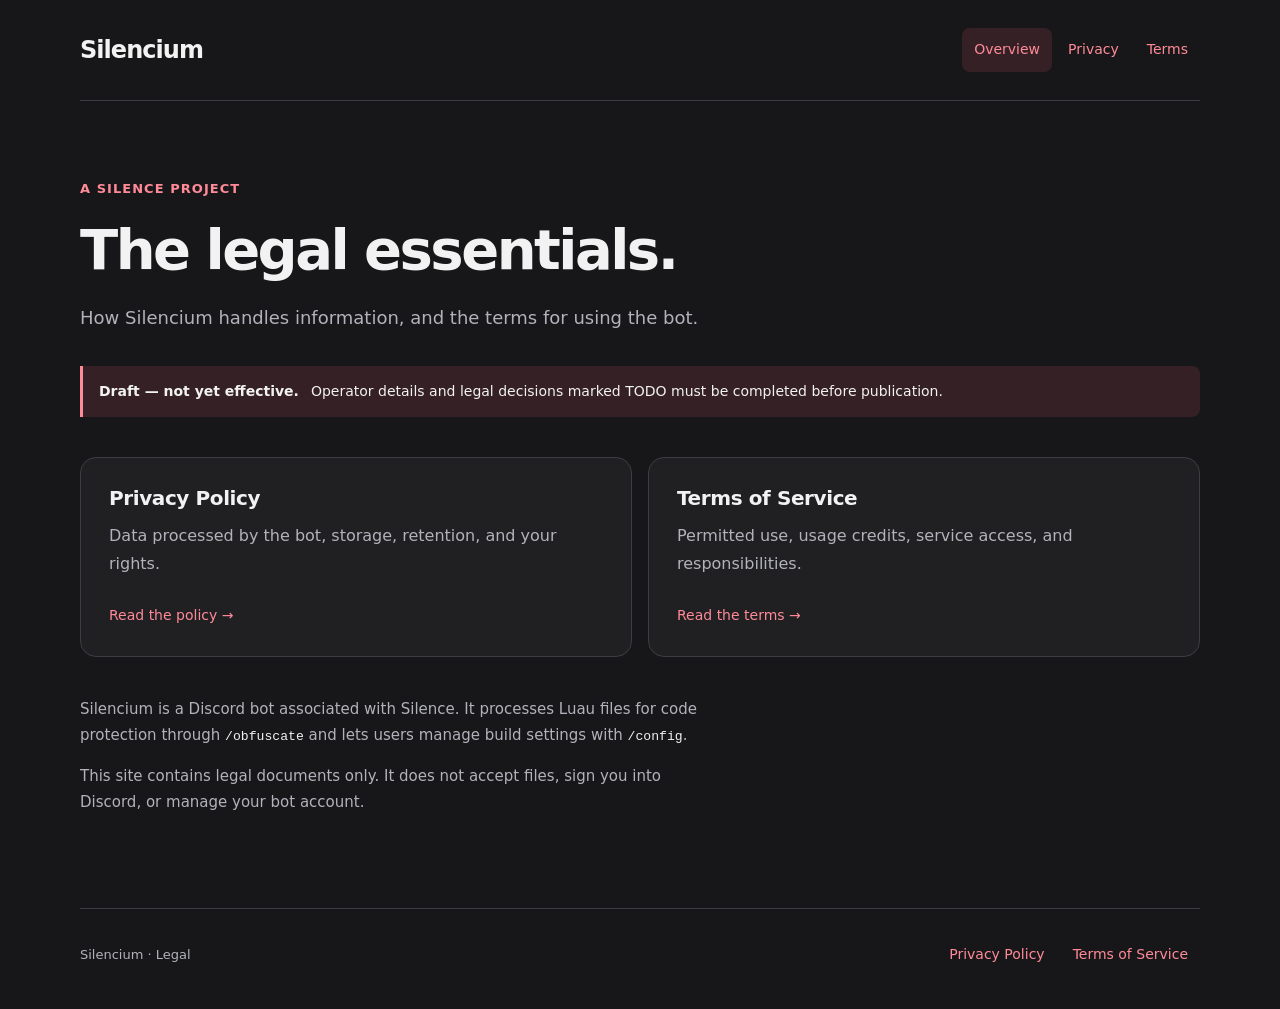
<file: index.html>
<!doctype html>
<html lang="en">
<head>
  <meta charset="utf-8">
  <meta name="viewport" content="width=device-width, initial-scale=1">
  <meta name="theme-color" content="#171719">
  <meta name="description" content="Privacy Policy and Terms of Service for Silencium, the Discord bot associated with Silence.">
  <title>Silencium — Legal</title>
  <link rel="stylesheet" href="style.css">
</head>
<body>
  <a class="skip-link" href="#main">Skip to content</a>
  <header>
    <a class="brand" href="index.html">Silencium</a>
    <nav aria-label="Main navigation"><a href="index.html" aria-current="page">Overview</a><a href="privacy.html">Privacy</a><a href="terms.html">Terms</a></nav>
  </header>
  <main id="main" tabindex="-1">
    <div class="hero">
      <p class="eyebrow">A Silence project</p>
      <h1>The legal essentials.</h1>
      <p class="lead">How Silencium handles information, and the terms for using the bot.</p>
    </div>
    <aside class="draft" aria-label="Document status"><strong>Draft — not yet effective.</strong><p>Operator details and legal decisions marked TODO must be completed before publication.</p></aside>
    <div class="document-links">
      <a class="document-link" href="privacy.html"><h2>Privacy Policy</h2><p>Data processed by the bot, storage, retention, and your rights.</p><span>Read the policy <span aria-hidden="true">→</span></span></a>
      <a class="document-link" href="terms.html"><h2>Terms of Service</h2><p>Permitted use, usage credits, service access, and responsibilities.</p><span>Read the terms <span aria-hidden="true">→</span></span></a>
    </div>
    <p class="scope">Silencium is a Discord bot associated with Silence. It processes Luau files for code protection through <code>/obfuscate</code> and lets users manage build settings with <code>/config</code>.</p>
    <p class="scope">This site contains legal documents only. It does not accept files, sign you into Discord, or manage your bot account.</p>
  </main>
  <footer><p>Silencium · Legal</p><nav aria-label="Footer navigation"><a href="privacy.html">Privacy Policy</a><a href="terms.html">Terms of Service</a></nav></footer>
</body>
</html>
</file>
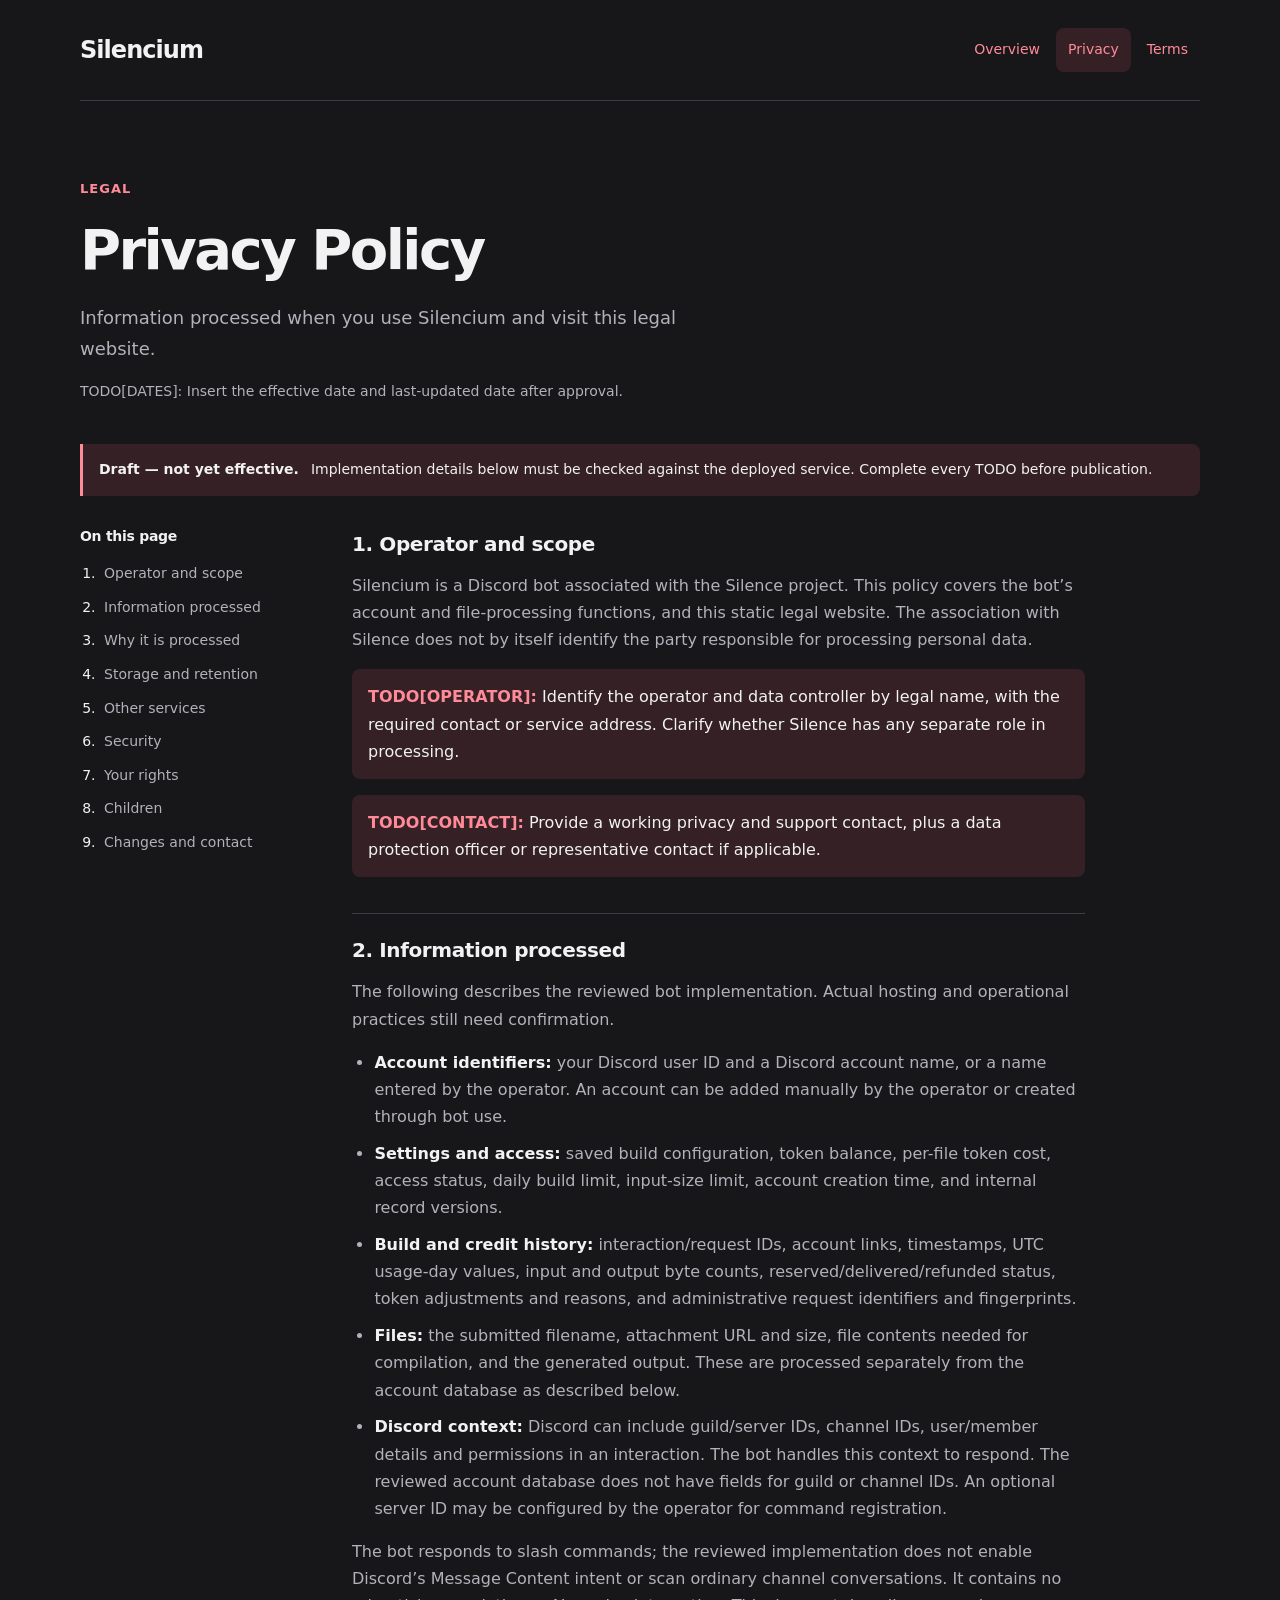
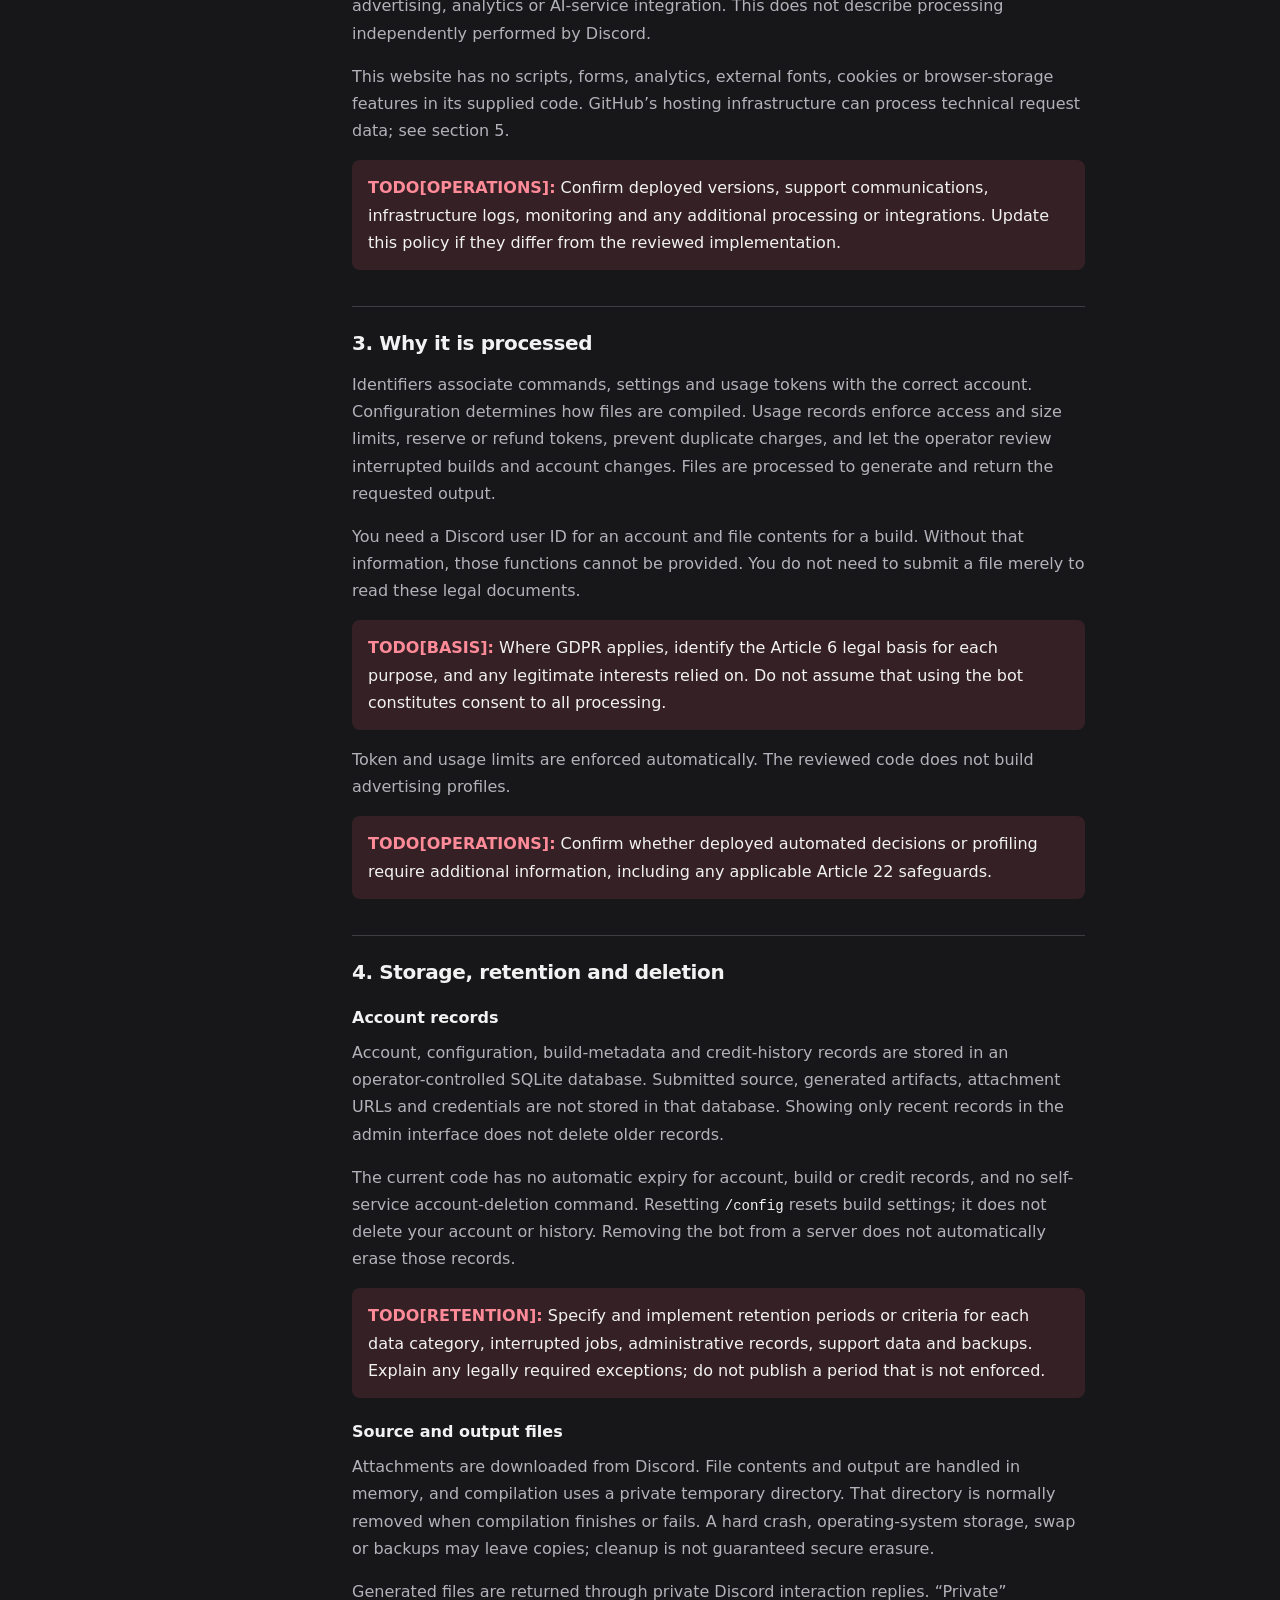
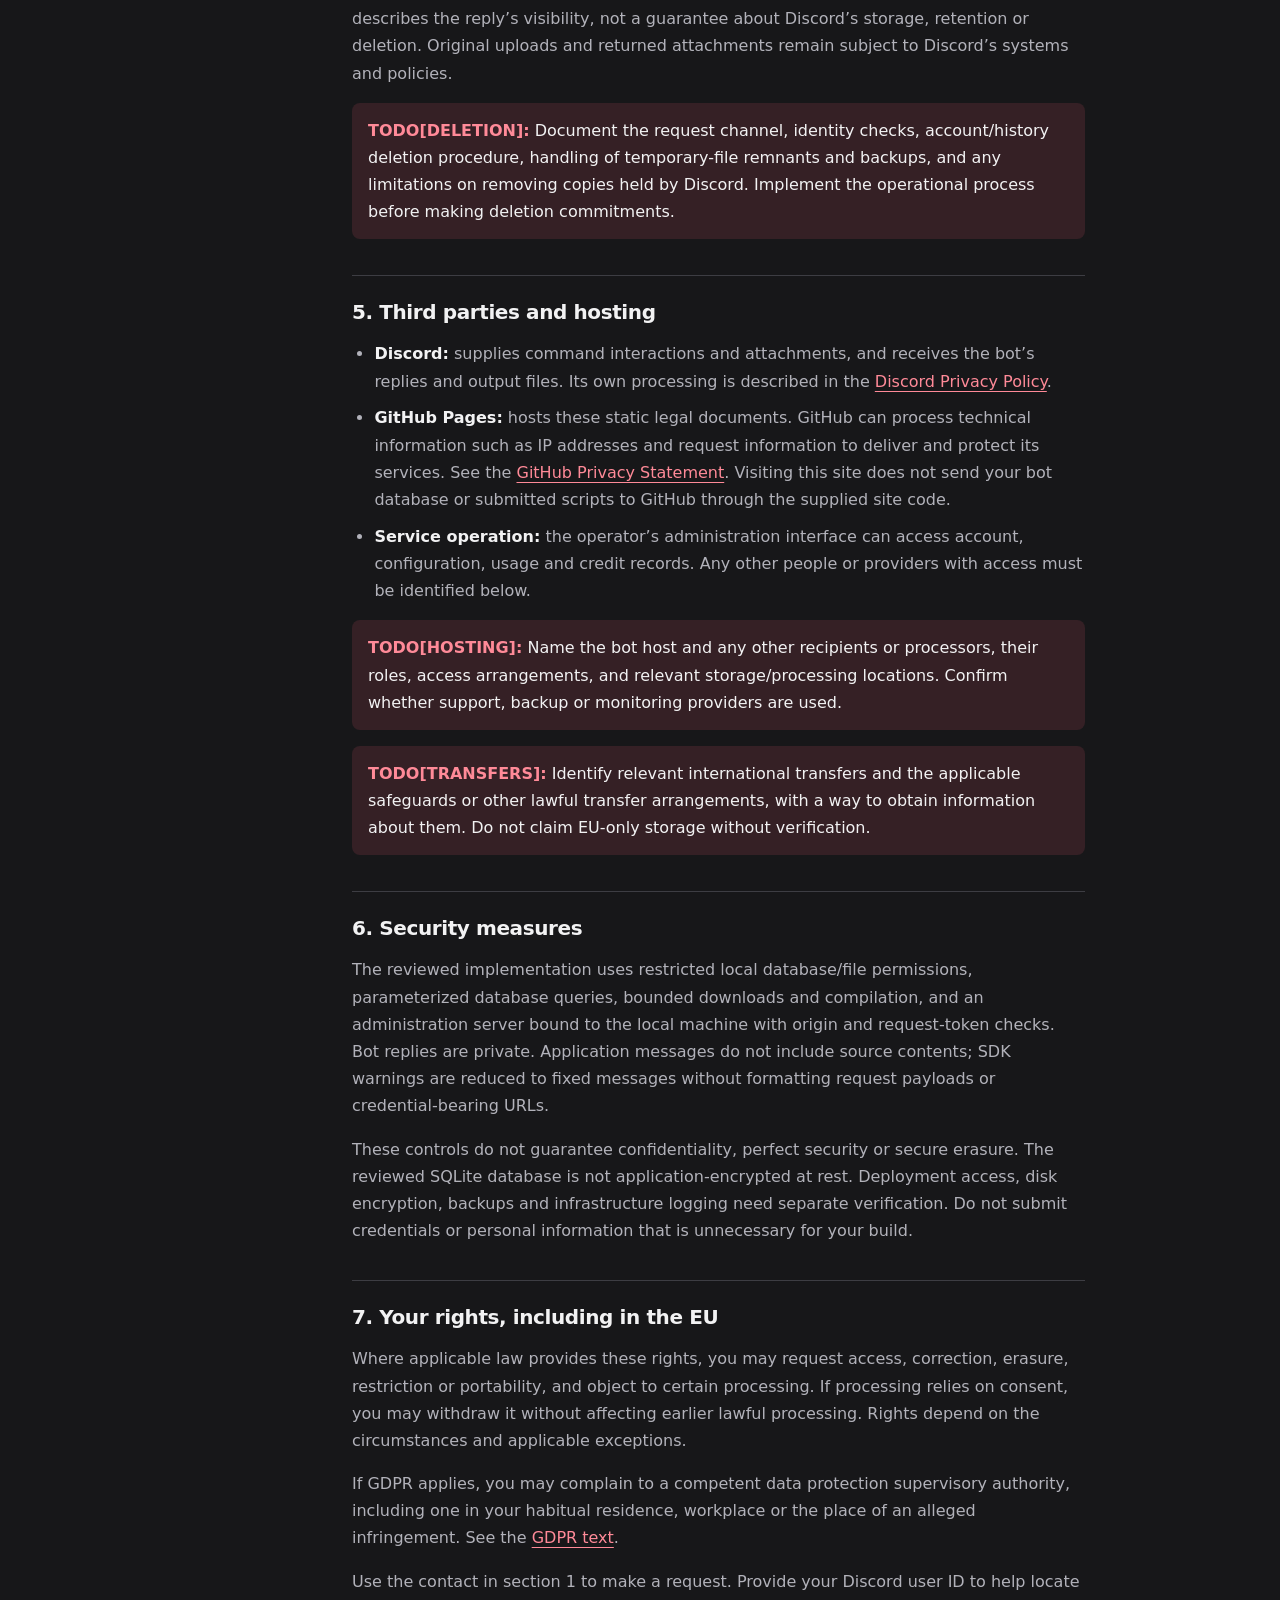
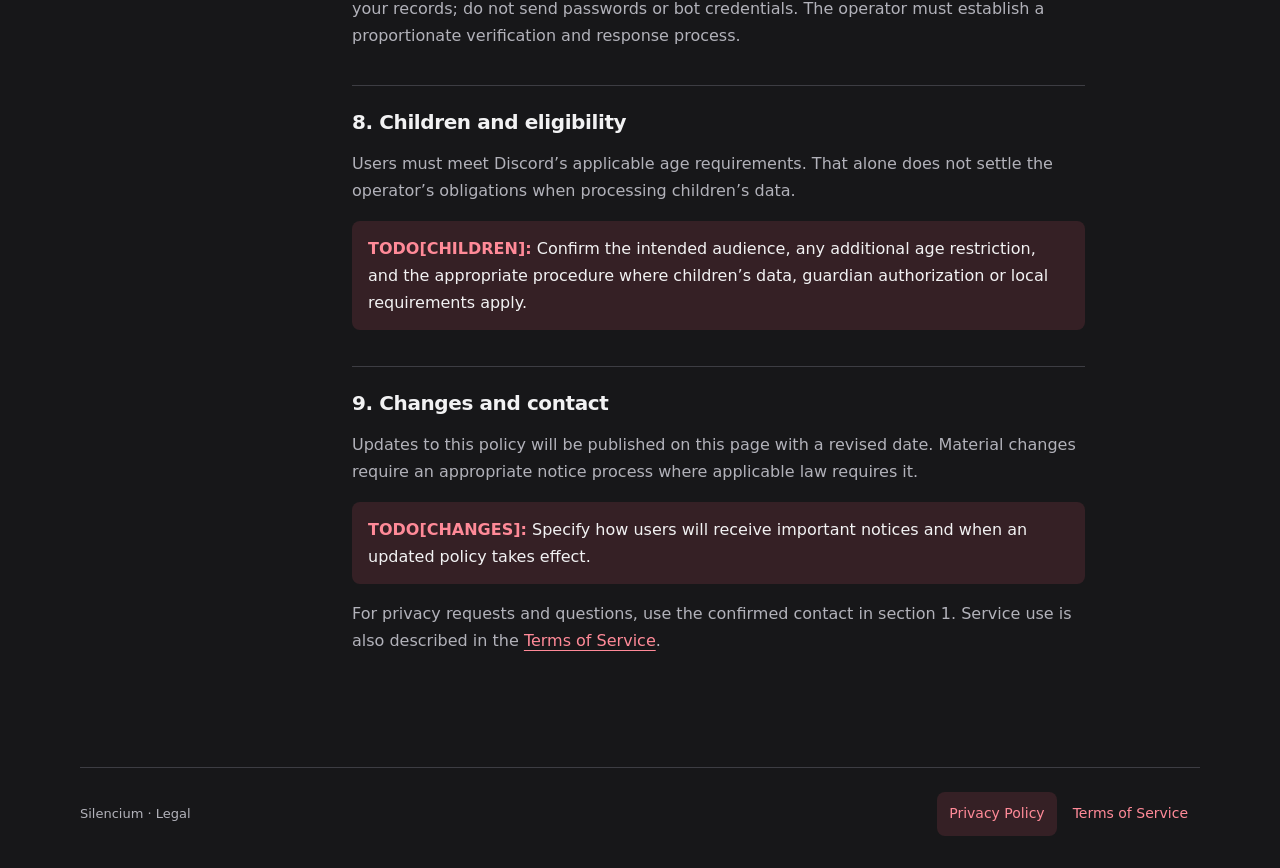
<file: privacy.html>
<!doctype html>
<html lang="en">
<head>
  <meta charset="utf-8">
  <meta name="viewport" content="width=device-width, initial-scale=1">
  <meta name="theme-color" content="#171719">
  <meta name="description" content="How Silencium processes Discord identifiers, uploaded files, account settings and usage records.">
  <title>Privacy Policy — Silencium</title>
  <link rel="stylesheet" href="style.css">
</head>
<body>
  <a class="skip-link" href="#main">Skip to content</a>
  <header><a class="brand" href="index.html">Silencium</a><nav aria-label="Main navigation"><a href="index.html">Overview</a><a href="privacy.html" aria-current="page">Privacy</a><a href="terms.html">Terms</a></nav></header>
  <main id="main" tabindex="-1">
    <div class="document-head"><p class="eyebrow">Legal</p><h1>Privacy Policy</h1><p class="lead">Information processed when you use Silencium and visit this legal website.</p><p class="metadata" data-todo="DATES">TODO[DATES]: Insert the effective date and last-updated date after approval.</p></div>
    <aside class="draft" aria-label="Document status"><strong>Draft — not yet effective.</strong><p>Implementation details below must be checked against the deployed service. Complete every TODO before publication.</p></aside>
    <div class="legal-layout">
      <aside class="contents"><h2>On this page</h2><ol>
        <li><a href="#operator">Operator and scope</a></li><li><a href="#information">Information processed</a></li><li><a href="#purposes">Why it is processed</a></li><li><a href="#storage">Storage and retention</a></li><li><a href="#services">Other services</a></li><li><a href="#security">Security</a></li><li><a href="#rights">Your rights</a></li><li><a href="#children">Children</a></li><li><a href="#changes">Changes and contact</a></li>
      </ol></aside>
      <article aria-label="Privacy Policy">
        <section id="operator"><h2>1. Operator and scope</h2>
          <p>Silencium is a Discord bot associated with the Silence project. This policy covers the bot’s account and file-processing functions, and this static legal website. The association with Silence does not by itself identify the party responsible for processing personal data.</p>
          <p class="todo" data-todo="OPERATOR"><strong>TODO[OPERATOR]:</strong> Identify the operator and data controller by legal name, with the required contact or service address. Clarify whether Silence has any separate role in processing.</p>
          <p class="todo" data-todo="CONTACT"><strong>TODO[CONTACT]:</strong> Provide a working privacy and support contact, plus a data protection officer or representative contact if applicable.</p>
        </section>
        <section id="information"><h2>2. Information processed</h2>
          <p>The following describes the reviewed bot implementation. Actual hosting and operational practices still need confirmation.</p>
          <ul>
            <li><strong>Account identifiers:</strong> your Discord user ID and a Discord account name, or a name entered by the operator. An account can be added manually by the operator or created through bot use.</li>
            <li><strong>Settings and access:</strong> saved build configuration, token balance, per-file token cost, access status, daily build limit, input-size limit, account creation time, and internal record versions.</li>
            <li><strong>Build and credit history:</strong> interaction/request IDs, account links, timestamps, UTC usage-day values, input and output byte counts, reserved/delivered/refunded status, token adjustments and reasons, and administrative request identifiers and fingerprints.</li>
            <li><strong>Files:</strong> the submitted filename, attachment URL and size, file contents needed for compilation, and the generated output. These are processed separately from the account database as described below.</li>
            <li><strong>Discord context:</strong> Discord can include guild/server IDs, channel IDs, user/member details and permissions in an interaction. The bot handles this context to respond. The reviewed account database does not have fields for guild or channel IDs. An optional server ID may be configured by the operator for command registration.</li>
          </ul>
          <p>The bot responds to slash commands; the reviewed implementation does not enable Discord’s Message Content intent or scan ordinary channel conversations. It contains no advertising, analytics or AI-service integration. This does not describe processing independently performed by Discord.</p>
          <p>This website has no scripts, forms, analytics, external fonts, cookies or browser-storage features in its supplied code. GitHub’s hosting infrastructure can process technical request data; see section 5.</p>
          <p class="todo" data-todo="OPERATIONS"><strong>TODO[OPERATIONS]:</strong> Confirm deployed versions, support communications, infrastructure logs, monitoring and any additional processing or integrations. Update this policy if they differ from the reviewed implementation.</p>
        </section>
        <section id="purposes"><h2>3. Why it is processed</h2>
          <p>Identifiers associate commands, settings and usage tokens with the correct account. Configuration determines how files are compiled. Usage records enforce access and size limits, reserve or refund tokens, prevent duplicate charges, and let the operator review interrupted builds and account changes. Files are processed to generate and return the requested output.</p>
          <p>You need a Discord user ID for an account and file contents for a build. Without that information, those functions cannot be provided. You do not need to submit a file merely to read these legal documents.</p>
          <p class="todo" data-todo="BASIS"><strong>TODO[BASIS]:</strong> Where GDPR applies, identify the Article 6 legal basis for each purpose, and any legitimate interests relied on. Do not assume that using the bot constitutes consent to all processing.</p>
          <p>Token and usage limits are enforced automatically. The reviewed code does not build advertising profiles.</p>
          <p class="todo" data-todo="OPERATIONS"><strong>TODO[OPERATIONS]:</strong> Confirm whether deployed automated decisions or profiling require additional information, including any applicable Article 22 safeguards.</p>
        </section>
        <section id="storage"><h2>4. Storage, retention and deletion</h2>
          <h3>Account records</h3>
          <p>Account, configuration, build-metadata and credit-history records are stored in an operator-controlled SQLite database. Submitted source, generated artifacts, attachment URLs and credentials are not stored in that database. Showing only recent records in the admin interface does not delete older records.</p>
          <p>The current code has no automatic expiry for account, build or credit records, and no self-service account-deletion command. Resetting <code>/config</code> resets build settings; it does not delete your account or history. Removing the bot from a server does not automatically erase those records.</p>
          <p class="todo" data-todo="RETENTION"><strong>TODO[RETENTION]:</strong> Specify and implement retention periods or criteria for each data category, interrupted jobs, administrative records, support data and backups. Explain any legally required exceptions; do not publish a period that is not enforced.</p>
          <h3>Source and output files</h3>
          <p>Attachments are downloaded from Discord. File contents and output are handled in memory, and compilation uses a private temporary directory. That directory is normally removed when compilation finishes or fails. A hard crash, operating-system storage, swap or backups may leave copies; cleanup is not guaranteed secure erasure.</p>
          <p>Generated files are returned through private Discord interaction replies. “Private” describes the reply’s visibility, not a guarantee about Discord’s storage, retention or deletion. Original uploads and returned attachments remain subject to Discord’s systems and policies.</p>
          <p class="todo" data-todo="DELETION"><strong>TODO[DELETION]:</strong> Document the request channel, identity checks, account/history deletion procedure, handling of temporary-file remnants and backups, and any limitations on removing copies held by Discord. Implement the operational process before making deletion commitments.</p>
        </section>
        <section id="services"><h2>5. Third parties and hosting</h2>
          <ul>
            <li><strong>Discord:</strong> supplies command interactions and attachments, and receives the bot’s replies and output files. Its own processing is described in the <a href="https://discord.com/privacy" rel="noreferrer">Discord Privacy Policy</a>.</li>
            <li><strong>GitHub Pages:</strong> hosts these static legal documents. GitHub can process technical information such as IP addresses and request information to deliver and protect its services. See the <a href="https://docs.github.com/en/site-policy/privacy-policies/github-general-privacy-statement" rel="noreferrer">GitHub Privacy Statement</a>. Visiting this site does not send your bot database or submitted scripts to GitHub through the supplied site code.</li>
            <li><strong>Service operation:</strong> the operator’s administration interface can access account, configuration, usage and credit records. Any other people or providers with access must be identified below.</li>
          </ul>
          <p class="todo" data-todo="HOSTING"><strong>TODO[HOSTING]:</strong> Name the bot host and any other recipients or processors, their roles, access arrangements, and relevant storage/processing locations. Confirm whether support, backup or monitoring providers are used.</p>
          <p class="todo" data-todo="TRANSFERS"><strong>TODO[TRANSFERS]:</strong> Identify relevant international transfers and the applicable safeguards or other lawful transfer arrangements, with a way to obtain information about them. Do not claim EU-only storage without verification.</p>
        </section>
        <section id="security"><h2>6. Security measures</h2>
          <p>The reviewed implementation uses restricted local database/file permissions, parameterized database queries, bounded downloads and compilation, and an administration server bound to the local machine with origin and request-token checks. Bot replies are private. Application messages do not include source contents; SDK warnings are reduced to fixed messages without formatting request payloads or credential-bearing URLs.</p>
          <p>These controls do not guarantee confidentiality, perfect security or secure erasure. The reviewed SQLite database is not application-encrypted at rest. Deployment access, disk encryption, backups and infrastructure logging need separate verification. Do not submit credentials or personal information that is unnecessary for your build.</p>
        </section>
        <section id="rights"><h2>7. Your rights, including in the EU</h2>
          <p>Where applicable law provides these rights, you may request access, correction, erasure, restriction or portability, and object to certain processing. If processing relies on consent, you may withdraw it without affecting earlier lawful processing. Rights depend on the circumstances and applicable exceptions.</p>
          <p>If GDPR applies, you may complain to a competent data protection supervisory authority, including one in your habitual residence, workplace or the place of an alleged infringement. See the <a href="https://eur-lex.europa.eu/eli/reg/2016/679/oj/eng/" rel="noreferrer">GDPR text</a>.</p>
          <p>Use the contact in section 1 to make a request. Provide your Discord user ID to help locate your records; do not send passwords or bot credentials. The operator must establish a proportionate verification and response process.</p>
        </section>
        <section id="children"><h2>8. Children and eligibility</h2>
          <p>Users must meet Discord’s applicable age requirements. That alone does not settle the operator’s obligations when processing children’s data.</p>
          <p class="todo" data-todo="CHILDREN"><strong>TODO[CHILDREN]:</strong> Confirm the intended audience, any additional age restriction, and the appropriate procedure where children’s data, guardian authorization or local requirements apply.</p>
        </section>
        <section id="changes"><h2>9. Changes and contact</h2>
          <p>Updates to this policy will be published on this page with a revised date. Material changes require an appropriate notice process where applicable law requires it.</p>
          <p class="todo" data-todo="CHANGES"><strong>TODO[CHANGES]:</strong> Specify how users will receive important notices and when an updated policy takes effect.</p>
          <p>For privacy requests and questions, use the confirmed contact in section 1. Service use is also described in the <a href="terms.html">Terms of Service</a>.</p>
        </section>
      </article>
    </div>
  </main>
  <footer><p>Silencium · Legal</p><nav aria-label="Footer navigation"><a href="privacy.html" aria-current="page">Privacy Policy</a><a href="terms.html">Terms of Service</a></nav></footer>
</body>
</html>
</file>
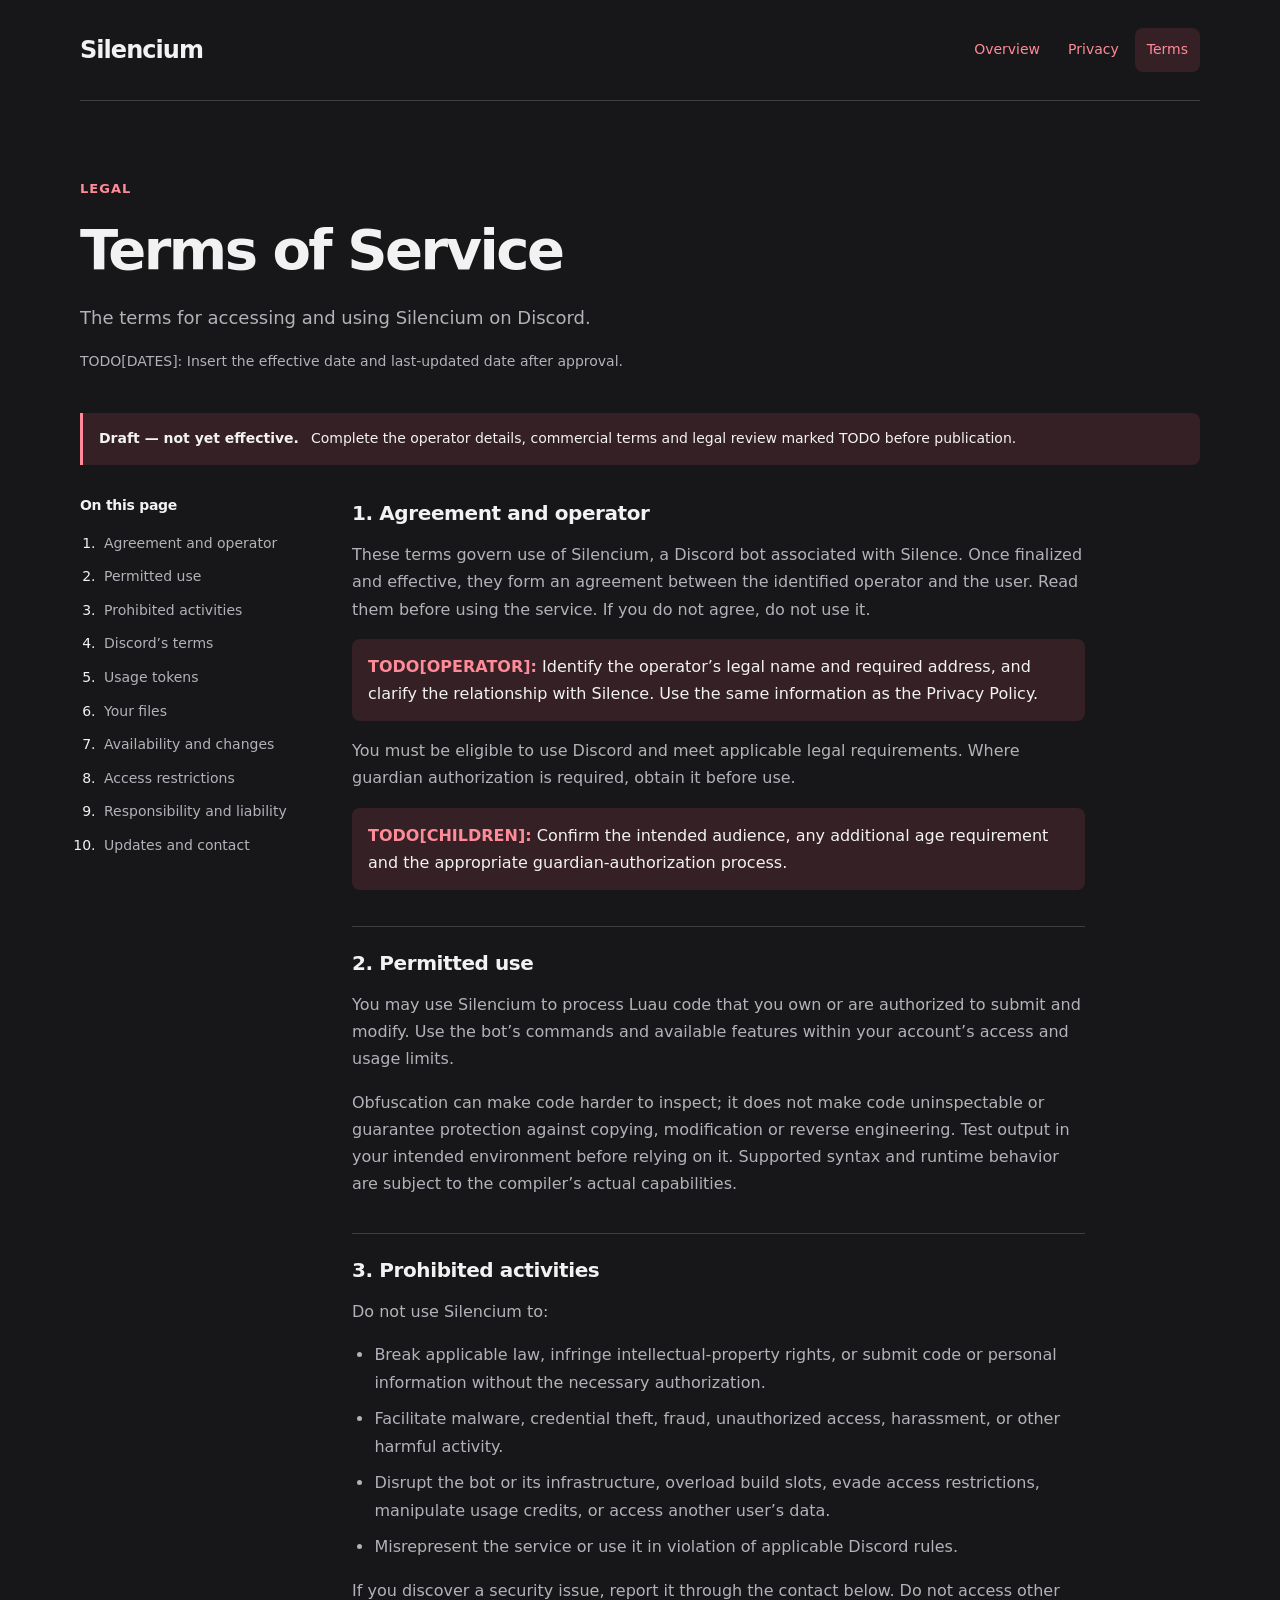
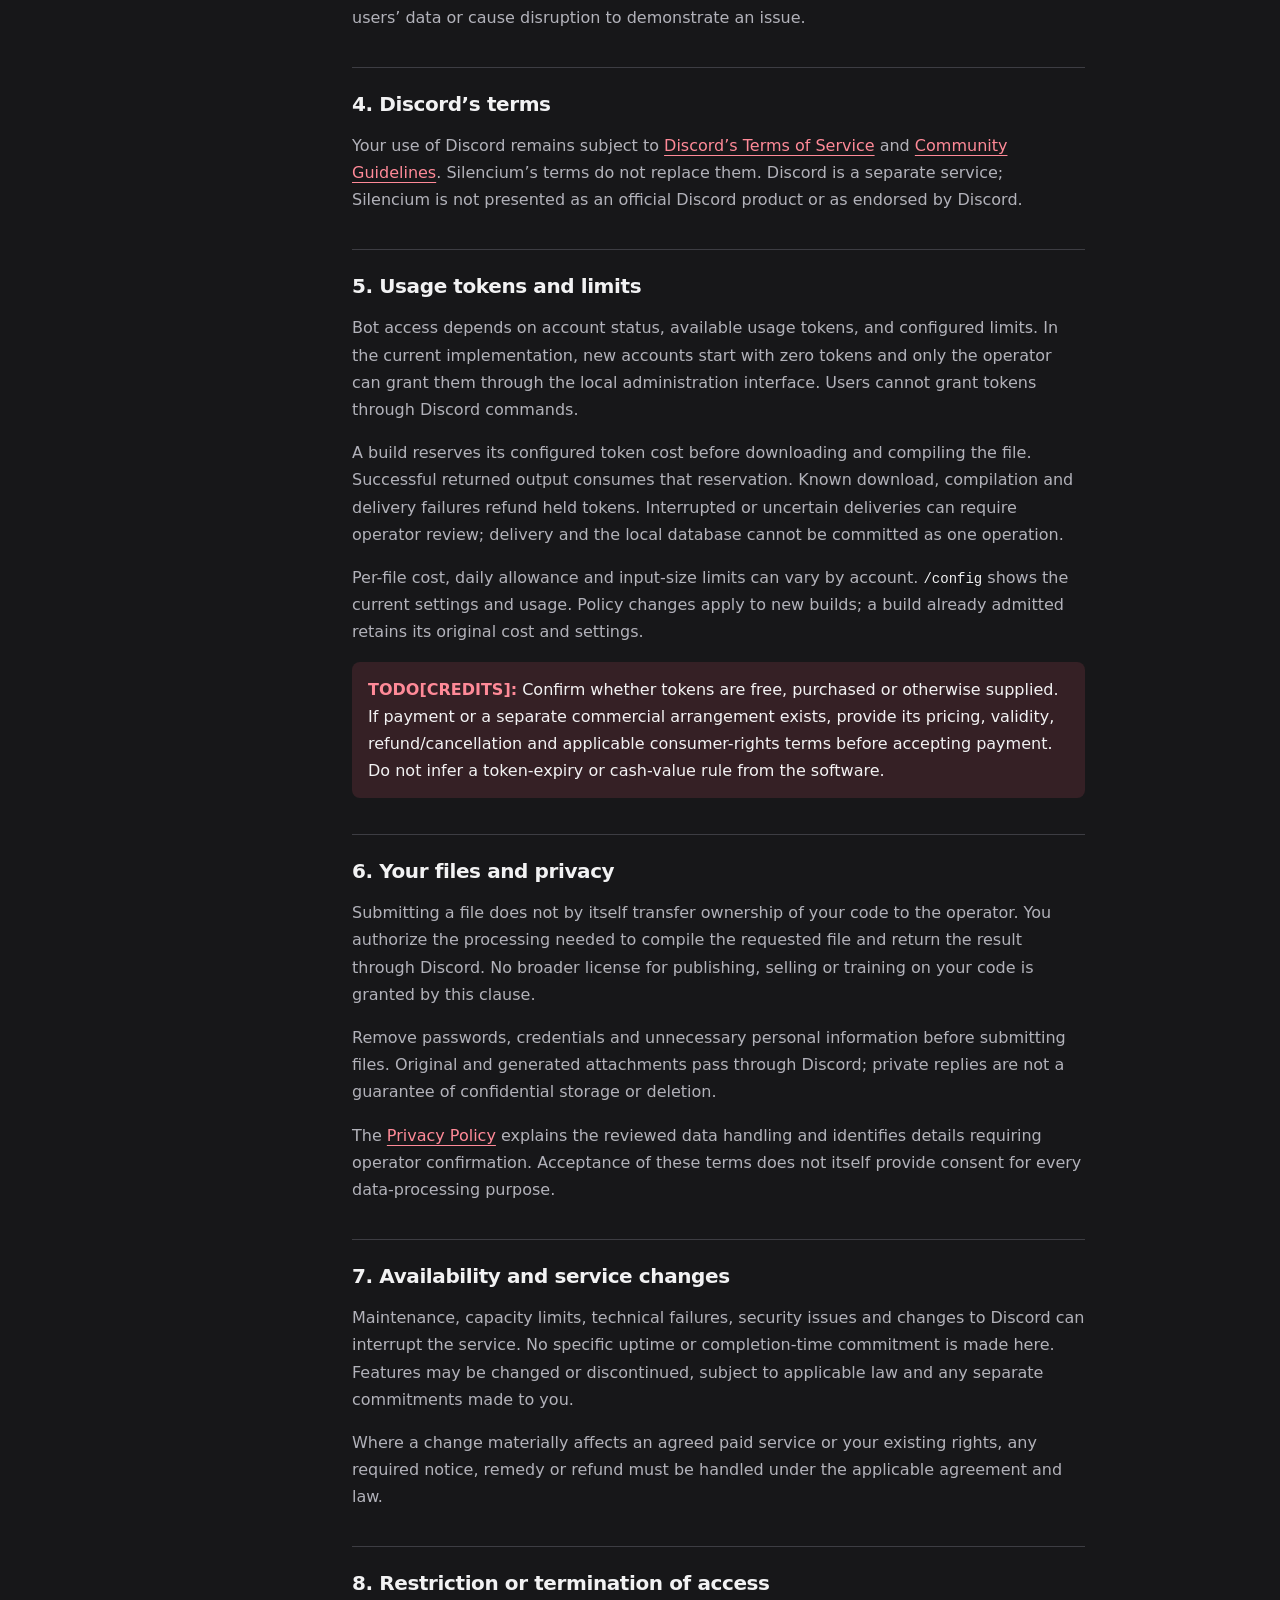
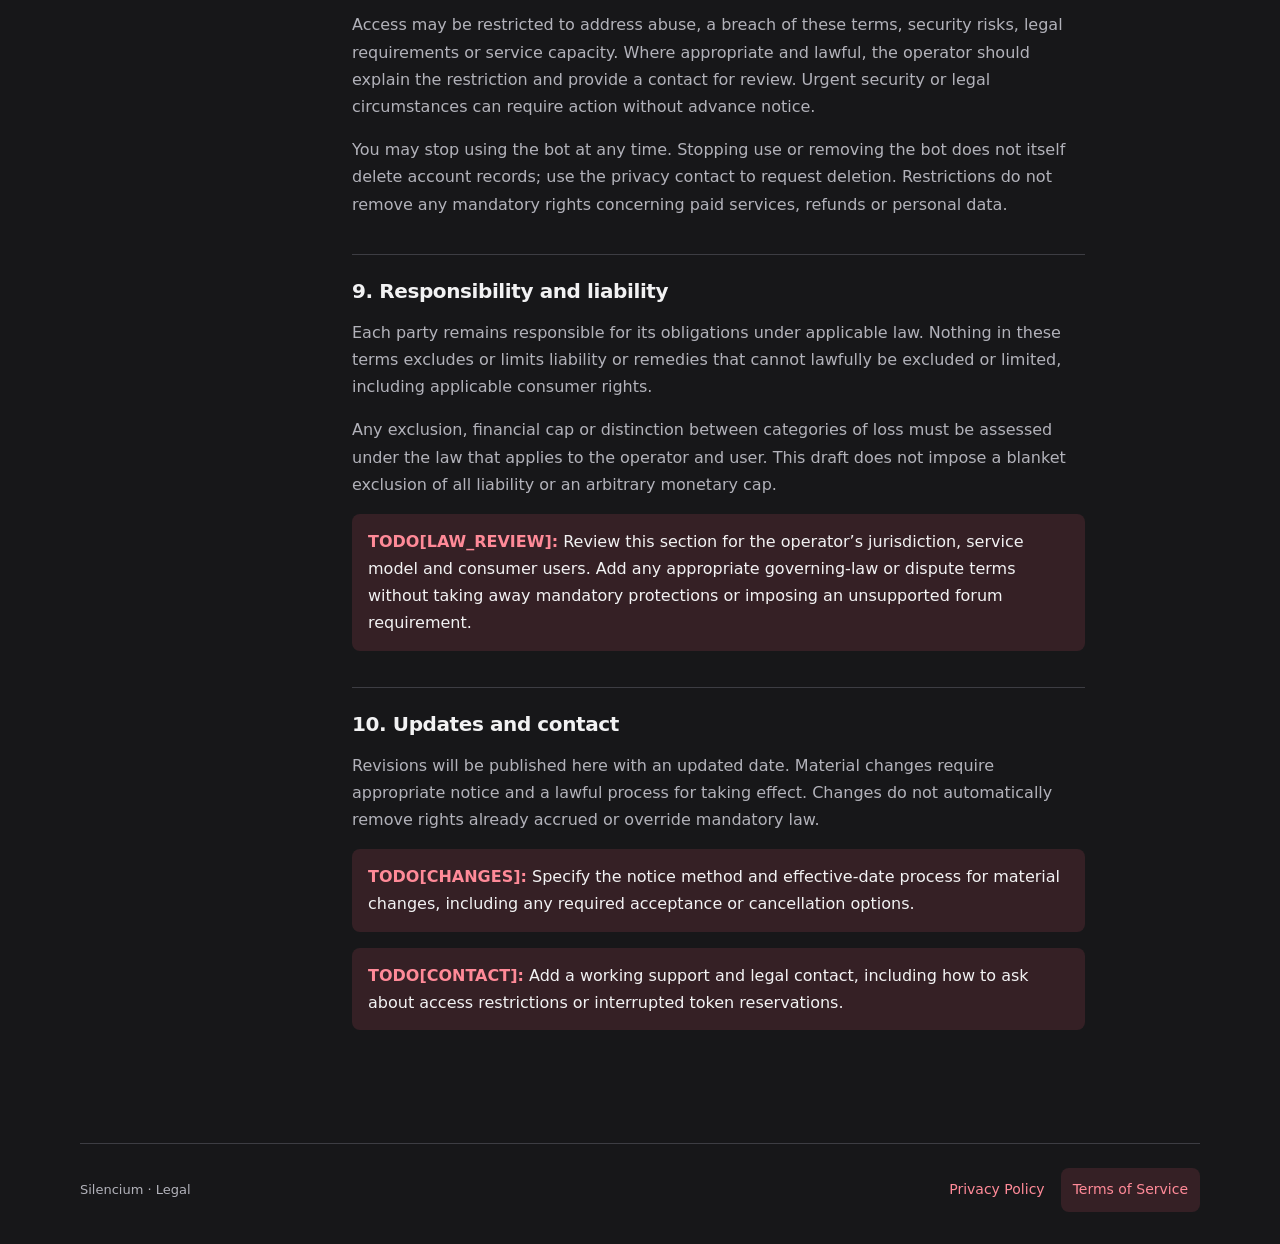
<file: terms.html>
<!doctype html>
<html lang="en">
<head>
  <meta charset="utf-8">
  <meta name="viewport" content="width=device-width, initial-scale=1">
  <meta name="theme-color" content="#171719">
  <meta name="description" content="Terms for using Silencium, including permitted use, usage credits, access and service availability.">
  <title>Terms of Service — Silencium</title>
  <link rel="stylesheet" href="style.css">
</head>
<body>
  <a class="skip-link" href="#main">Skip to content</a>
  <header><a class="brand" href="index.html">Silencium</a><nav aria-label="Main navigation"><a href="index.html">Overview</a><a href="privacy.html">Privacy</a><a href="terms.html" aria-current="page">Terms</a></nav></header>
  <main id="main" tabindex="-1">
    <div class="document-head"><p class="eyebrow">Legal</p><h1>Terms of Service</h1><p class="lead">The terms for accessing and using Silencium on Discord.</p><p class="metadata" data-todo="DATES">TODO[DATES]: Insert the effective date and last-updated date after approval.</p></div>
    <aside class="draft" aria-label="Document status"><strong>Draft — not yet effective.</strong><p>Complete the operator details, commercial terms and legal review marked TODO before publication.</p></aside>
    <div class="legal-layout">
      <aside class="contents"><h2>On this page</h2><ol>
        <li><a href="#agreement">Agreement and operator</a></li><li><a href="#use">Permitted use</a></li><li><a href="#abuse">Prohibited activities</a></li><li><a href="#discord">Discord’s terms</a></li><li><a href="#credits">Usage tokens</a></li><li><a href="#files">Your files</a></li><li><a href="#availability">Availability and changes</a></li><li><a href="#access">Access restrictions</a></li><li><a href="#liability">Responsibility and liability</a></li><li><a href="#updates">Updates and contact</a></li>
      </ol></aside>
      <article aria-label="Terms of Service">
        <section id="agreement"><h2>1. Agreement and operator</h2>
          <p>These terms govern use of Silencium, a Discord bot associated with Silence. Once finalized and effective, they form an agreement between the identified operator and the user. Read them before using the service. If you do not agree, do not use it.</p>
          <p class="todo" data-todo="OPERATOR"><strong>TODO[OPERATOR]:</strong> Identify the operator’s legal name and required address, and clarify the relationship with Silence. Use the same information as the Privacy Policy.</p>
          <p>You must be eligible to use Discord and meet applicable legal requirements. Where guardian authorization is required, obtain it before use.</p>
          <p class="todo" data-todo="CHILDREN"><strong>TODO[CHILDREN]:</strong> Confirm the intended audience, any additional age requirement and the appropriate guardian-authorization process.</p>
        </section>
        <section id="use"><h2>2. Permitted use</h2>
          <p>You may use Silencium to process Luau code that you own or are authorized to submit and modify. Use the bot’s commands and available features within your account’s access and usage limits.</p>
          <p>Obfuscation can make code harder to inspect; it does not make code uninspectable or guarantee protection against copying, modification or reverse engineering. Test output in your intended environment before relying on it. Supported syntax and runtime behavior are subject to the compiler’s actual capabilities.</p>
        </section>
        <section id="abuse"><h2>3. Prohibited activities</h2>
          <p>Do not use Silencium to:</p>
          <ul>
            <li>Break applicable law, infringe intellectual-property rights, or submit code or personal information without the necessary authorization.</li>
            <li>Facilitate malware, credential theft, fraud, unauthorized access, harassment, or other harmful activity.</li>
            <li>Disrupt the bot or its infrastructure, overload build slots, evade access restrictions, manipulate usage credits, or access another user’s data.</li>
            <li>Misrepresent the service or use it in violation of applicable Discord rules.</li>
          </ul>
          <p>If you discover a security issue, report it through the contact below. Do not access other users’ data or cause disruption to demonstrate an issue.</p>
        </section>
        <section id="discord"><h2>4. Discord’s terms</h2>
          <p>Your use of Discord remains subject to <a href="https://discord.com/terms" rel="noreferrer">Discord’s Terms of Service</a> and <a href="https://discord.com/guidelines" rel="noreferrer">Community Guidelines</a>. Silencium’s terms do not replace them. Discord is a separate service; Silencium is not presented as an official Discord product or as endorsed by Discord.</p>
        </section>
        <section id="credits"><h2>5. Usage tokens and limits</h2>
          <p>Bot access depends on account status, available usage tokens, and configured limits. In the current implementation, new accounts start with zero tokens and only the operator can grant them through the local administration interface. Users cannot grant tokens through Discord commands.</p>
          <p>A build reserves its configured token cost before downloading and compiling the file. Successful returned output consumes that reservation. Known download, compilation and delivery failures refund held tokens. Interrupted or uncertain deliveries can require operator review; delivery and the local database cannot be committed as one operation.</p>
          <p>Per-file cost, daily allowance and input-size limits can vary by account. <code>/config</code> shows the current settings and usage. Policy changes apply to new builds; a build already admitted retains its original cost and settings.</p>
          <p class="todo" data-todo="CREDITS"><strong>TODO[CREDITS]:</strong> Confirm whether tokens are free, purchased or otherwise supplied. If payment or a separate commercial arrangement exists, provide its pricing, validity, refund/cancellation and applicable consumer-rights terms before accepting payment. Do not infer a token-expiry or cash-value rule from the software.</p>
        </section>
        <section id="files"><h2>6. Your files and privacy</h2>
          <p>Submitting a file does not by itself transfer ownership of your code to the operator. You authorize the processing needed to compile the requested file and return the result through Discord. No broader license for publishing, selling or training on your code is granted by this clause.</p>
          <p>Remove passwords, credentials and unnecessary personal information before submitting files. Original and generated attachments pass through Discord; private replies are not a guarantee of confidential storage or deletion.</p>
          <p>The <a href="privacy.html">Privacy Policy</a> explains the reviewed data handling and identifies details requiring operator confirmation. Acceptance of these terms does not itself provide consent for every data-processing purpose.</p>
        </section>
        <section id="availability"><h2>7. Availability and service changes</h2>
          <p>Maintenance, capacity limits, technical failures, security issues and changes to Discord can interrupt the service. No specific uptime or completion-time commitment is made here. Features may be changed or discontinued, subject to applicable law and any separate commitments made to you.</p>
          <p>Where a change materially affects an agreed paid service or your existing rights, any required notice, remedy or refund must be handled under the applicable agreement and law.</p>
        </section>
        <section id="access"><h2>8. Restriction or termination of access</h2>
          <p>Access may be restricted to address abuse, a breach of these terms, security risks, legal requirements or service capacity. Where appropriate and lawful, the operator should explain the restriction and provide a contact for review. Urgent security or legal circumstances can require action without advance notice.</p>
          <p>You may stop using the bot at any time. Stopping use or removing the bot does not itself delete account records; use the privacy contact to request deletion. Restrictions do not remove any mandatory rights concerning paid services, refunds or personal data.</p>
        </section>
        <section id="liability"><h2>9. Responsibility and liability</h2>
          <p>Each party remains responsible for its obligations under applicable law. Nothing in these terms excludes or limits liability or remedies that cannot lawfully be excluded or limited, including applicable consumer rights.</p>
          <p>Any exclusion, financial cap or distinction between categories of loss must be assessed under the law that applies to the operator and user. This draft does not impose a blanket exclusion of all liability or an arbitrary monetary cap.</p>
          <p class="todo" data-todo="LAW_REVIEW"><strong>TODO[LAW_REVIEW]:</strong> Review this section for the operator’s jurisdiction, service model and consumer users. Add any appropriate governing-law or dispute terms without taking away mandatory protections or imposing an unsupported forum requirement.</p>
        </section>
        <section id="updates"><h2>10. Updates and contact</h2>
          <p>Revisions will be published here with an updated date. Material changes require appropriate notice and a lawful process for taking effect. Changes do not automatically remove rights already accrued or override mandatory law.</p>
          <p class="todo" data-todo="CHANGES"><strong>TODO[CHANGES]:</strong> Specify the notice method and effective-date process for material changes, including any required acceptance or cancellation options.</p>
          <p class="todo" data-todo="CONTACT"><strong>TODO[CONTACT]:</strong> Add a working support and legal contact, including how to ask about access restrictions or interrupted token reservations.</p>
        </section>
      </article>
    </div>
  </main>
  <footer><p>Silencium · Legal</p><nav aria-label="Footer navigation"><a href="privacy.html">Privacy Policy</a><a href="terms.html" aria-current="page">Terms of Service</a></nav></footer>
</body>
</html>
</file>
<file: style.css>
:root {
  color-scheme: dark;
  --background: #171719;
  --surface: #202023;
  --text: #f2f2f3;
  --muted: #b2b2ba;
  --accent: #ff8a98;
  --accent-wash: #352025;
  --line: #3d3d43;
  font-family: -apple-system, BlinkMacSystemFont, "Segoe UI", system-ui, sans-serif;
  font-synthesis: none;
  background: var(--background);
  color: var(--text);
}
* { box-sizing: border-box; }
body { margin: 0; font-size: 1rem; line-height: 1.7; }
a { color: var(--accent); text-underline-offset: .22em; overflow-wrap: anywhere; }
a:hover { text-decoration-thickness: .12em; }
a:focus-visible, summary:focus-visible { outline: 2px solid var(--accent); outline-offset: 5px; border-radius: .2rem; }
header, main, footer { width: min(100% - 48px, 70rem); margin-inline: auto; }
header { display: flex; flex-wrap: wrap; justify-content: space-between; align-items: center; gap: 1rem 2rem; padding-block: 1.75rem; border-bottom: 1px solid var(--line); }
.brand { color: var(--text); font-size: 1.5rem; font-weight: 700; letter-spacing: -.04em; text-decoration: none; }
nav { display: flex; flex-wrap: wrap; gap: .25rem; }
nav a { display: inline-flex; align-items: center; min-height: 44px; padding: .5rem .75rem; border-radius: .5rem; font-size: .875rem; text-decoration: none; }
nav a:hover, nav a[aria-current=page] { color: var(--accent); background: var(--accent-wash); }
main { padding-block: clamp(2rem, 6vw, 5rem); }
h1, h2, h3 { line-height: 1.2; color: var(--text); }
h1 { margin: .5rem 0 1.25rem; font-size: clamp(2rem, 5vw, 3.5rem); font-weight: 650; letter-spacing: -.045em; overflow-wrap: anywhere; }
h2 { font-size: 1.25rem; font-weight: 600; letter-spacing: -.02em; }
h3 { font-size: 1rem; }
p { margin: 0 0 1rem; }
.eyebrow { font-size: .8125rem; color: var(--accent); letter-spacing: .08em; text-transform: uppercase; font-weight: 600; }
.lead { max-width: 57ch; font-size: 1.125rem; color: var(--muted); }
.hero { max-width: 48rem; }
.draft { display: flex; flex-wrap: wrap; gap: .35rem .75rem; padding: .875rem 1rem; margin: 2rem 0; border-left: 3px solid var(--accent); background: var(--accent-wash); border-radius: 0 .5rem .5rem 0; font-size: .875rem; }
.draft p { margin: 0; }
.document-links { display: grid; grid-template-columns: repeat(2, minmax(0,1fr)); gap: 1rem; margin-block: 2.5rem; }
.document-link { display: block; padding: 1.75rem; background: var(--surface); border: 1px solid var(--line); border-radius: 1rem; text-decoration: none; color: var(--text); }
.document-link:hover { border-color: var(--accent); background: #262126; }
.document-link h2 { margin: 0 0 .75rem; }
.document-link p { color: var(--muted); margin: 0 0 1.5rem; }
.document-link span { color: var(--accent); font-size: .875rem; }
.scope { max-width: 65ch; color: var(--muted); font-size: .9375rem; }
.document-head { max-width: 50rem; margin-bottom: 2.5rem; }
.metadata { color: var(--muted); font-size: .875rem; }
.legal-layout { display: grid; grid-template-columns: 13rem minmax(0,1fr); gap: clamp(2rem, 5vw, 4rem); align-items: start; }
.contents { position: sticky; top: 1.5rem; font-size: .875rem; }
.contents h2 { font-size: .875rem; margin: 0 0 1rem; }
.contents ol { margin: 0; padding-left: 1.25rem; }
.contents li { margin-bottom: .35rem; padding-left: .25rem; }
.contents a { display: inline-block; min-height: 28px; color: var(--muted); text-decoration: none; padding-block: .1rem; }
.contents a:hover { color: var(--accent); text-decoration: underline; }
article { max-width: 72ch; min-width: 0; overflow-wrap: anywhere; }
article section { margin-bottom: 2.25rem; padding-top: .25rem; scroll-margin-top: 1.5rem; }
article section + section { border-top: 1px solid var(--line); padding-top: 1.5rem; }
article h2 { margin: 0 0 1rem; }
article h3 { margin: 1.5rem 0 .75rem; }
article p, article li { color: var(--muted); }
article strong { color: var(--text); font-weight: 600; }
ul, ol { padding-left: 1.4rem; }
article li { margin-bottom: .6rem; }
code { font: .875em/1.5 ui-monospace, SFMono-Regular, Consolas, monospace; color: var(--text); overflow-wrap: anywhere; }
.todo { display: block; margin-block: 1rem; padding: .875rem 1rem; background: var(--accent-wash); color: var(--text); border-radius: .5rem; overflow-wrap: anywhere; }
.todo strong { color: var(--accent); }
footer { display: flex; flex-wrap: wrap; align-items: center; justify-content: space-between; gap: 1rem; border-top: 1px solid var(--line); padding-block: 1.5rem 2rem; color: var(--muted); font-size: .8125rem; }
footer p { margin: 0; }
.skip-link { position: absolute; inset: .5rem auto auto .5rem; transform: translateY(-200%); padding: .75rem 1rem; background: var(--surface); z-index: 1; }
.skip-link:focus { transform: none; }
@media (prefers-reduced-motion: no-preference) {
  nav a, .document-link { transition: background-color 140ms ease, border-color 140ms ease; }
}
@media (max-width: 48rem) {
  header, main, footer { width: calc(100% - 32px); }
  header { padding-block: 1.25rem; }
  .document-links { grid-template-columns: minmax(0,1fr); }
  .legal-layout { grid-template-columns: minmax(0,1fr); gap: 2rem; }
  .contents { position: static; padding: 1rem; background: var(--surface); border-radius: .75rem; }
  .contents a { min-height: 44px; padding-block: .5rem; }
  .document-link { padding: 1.25rem; }
  nav a { padding-inline: .6rem; }
}
@media (prefers-contrast: more) {
  :root { --muted: #f2f2f3; --line: #b2b2ba; }
}
@media (forced-colors: active) {
  :root { --background: Canvas; --surface: Canvas; --text: CanvasText; --muted: CanvasText; --accent: LinkText; --line: CanvasText; --accent-wash: Canvas; }
  .draft, .todo, .document-link, nav a[aria-current=page] { border: 1px solid CanvasText; }
}
@media print {
  :root { color-scheme: light; --background: #fff; --surface: #fff; --text: #000; --muted: #222; --accent: #000; --line: #aaa; --accent-wash: #fff; }
  header, main, footer { width: 100%; }
  header nav, footer nav, .contents, .skip-link { display: none; }
  main { padding-block: 1rem; }
  .legal-layout { display: block; }
  .draft, .todo { border: 1px solid #777; }
  h2, h3 { break-after: avoid; }
  a { color: #000; }
}
</file>
